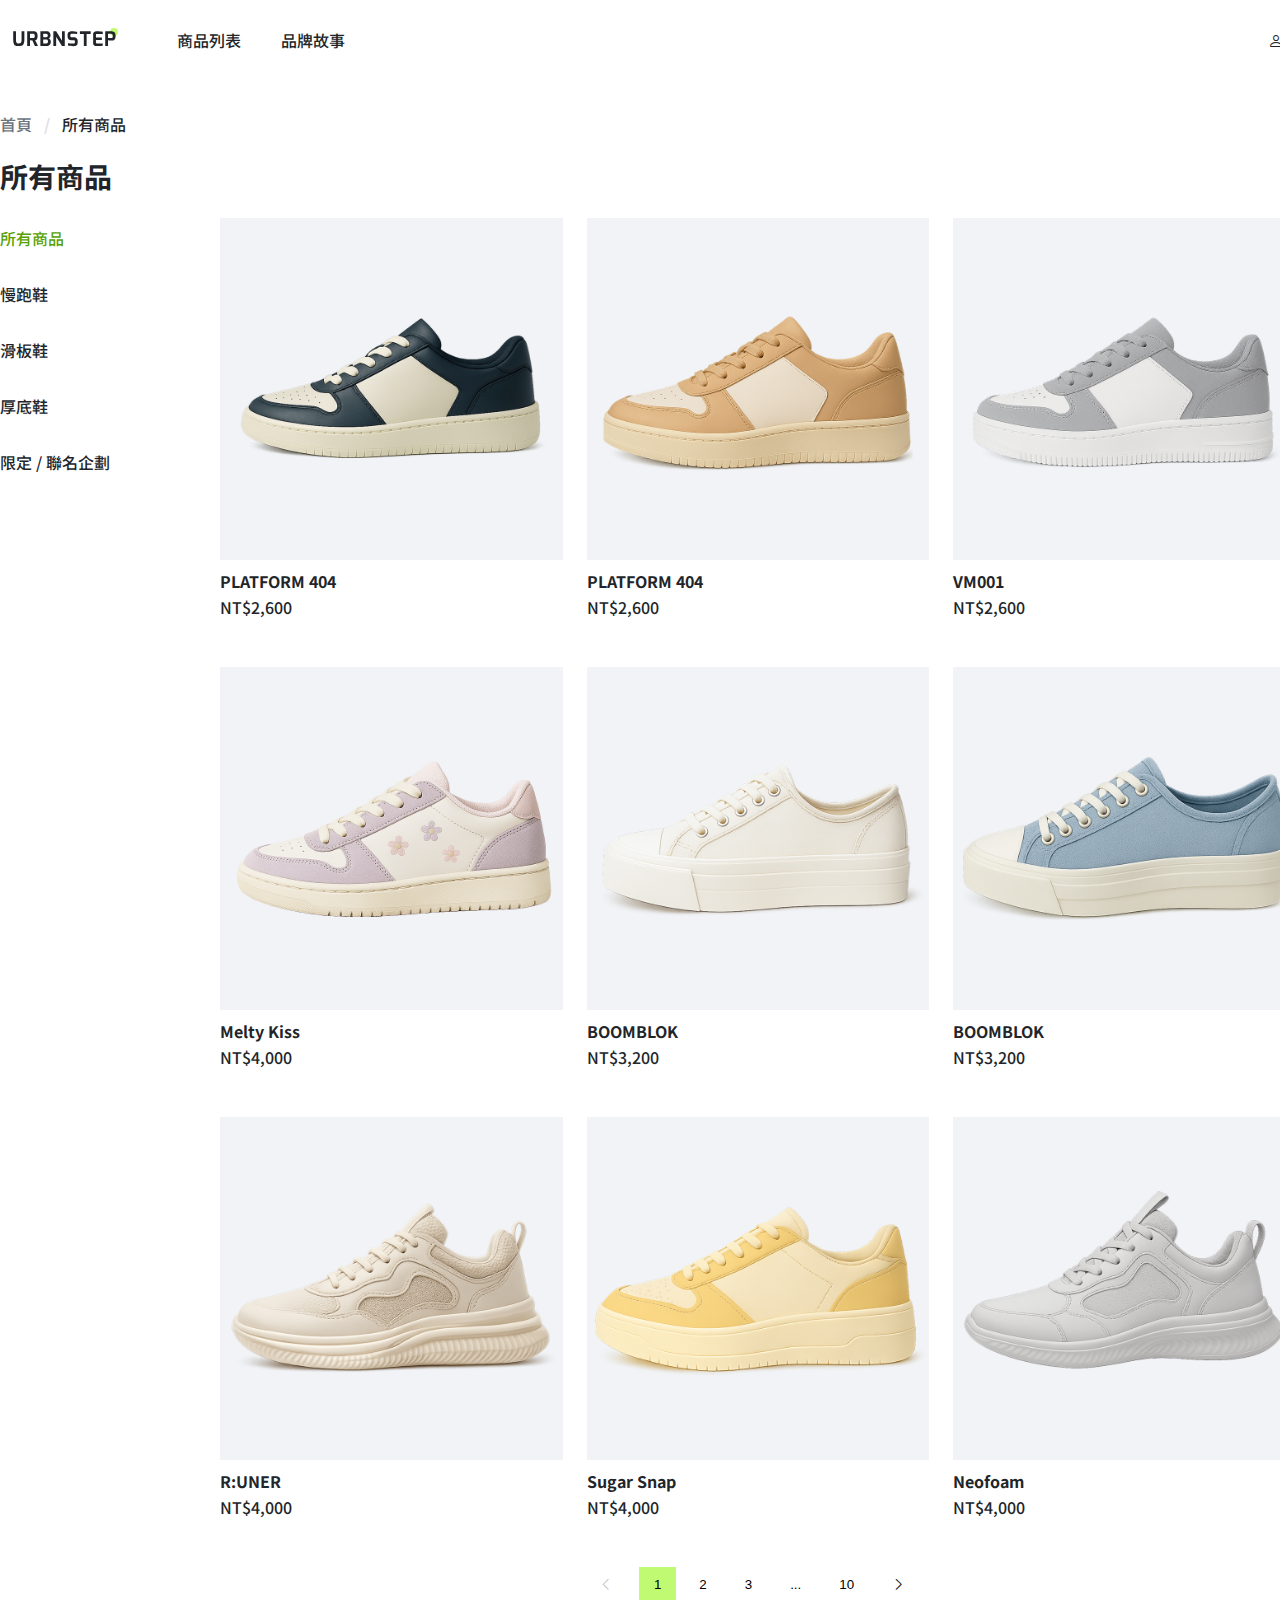
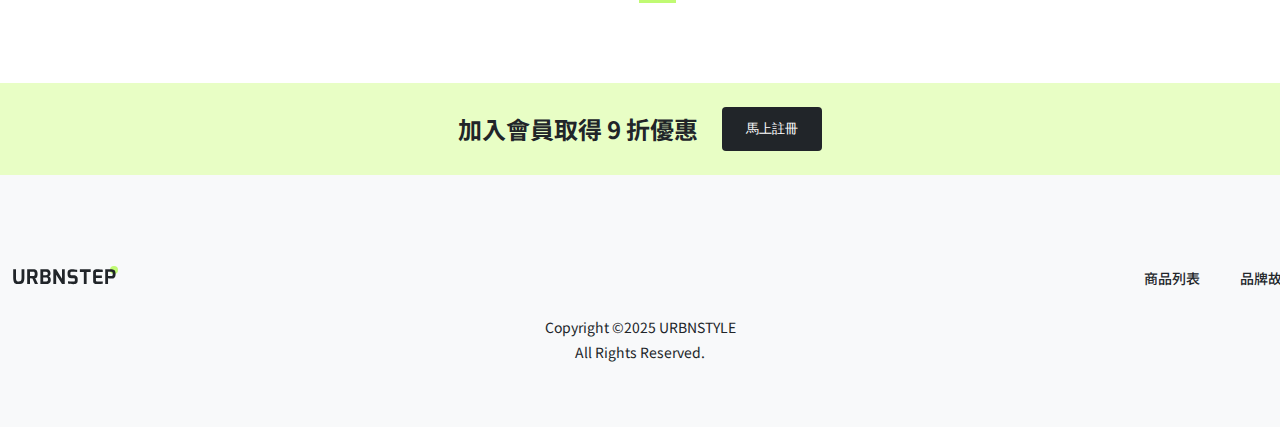
<file: index.html>
<!DOCTYPE html>
<html lang="zh-Hant-TW">
<head>
    <meta charset="UTF-8">
    <meta name="viewport" content="width=device-width, initial-scale=1.0">
    <title>URBNSTEP|商品列表</title>
    <link rel="stylesheet" href="https://cdn.jsdelivr.net/npm/bootstrap-icons@1.13.1/font/bootstrap-icons.min.css">
    <link rel="stylesheet" href="style/all.css">
    <link rel="stylesheet" href="style/products.css">
</head>
<body>
    <nav class="container py-16 d-flex align-center justify-between">
        <ul class="d-flex align-center">
            <li class="me-48">
                <a href="index.html">
                <img src="img/logo.svg" alt="logo">
                </a>
            </li>
            <li class="me-40"><a href="index.html" class="py-12">商品列表</a></li>
            <li><a href="story.html" class="py-12">品牌故事</a></li>
        </ul>
        <a href="#" class="p-12"><i class="bi bi-person"></i></a>
    </nav>

    <main class="container py-32 mb-48">
        <!-- 麵包屑導覽列 -->
        <nav class="mb-24">
            <ol class="d-flex">
                <li class="breadcrumb-item"><a href="index.html" class="breadcrumb-link">首頁</a></li>
                <li class="breadcrumb-item">所有商品</li>
            </ol>
        </nav>
        <h1 class="h3 mb-24">所有商品</h1>
        <div class="row">
            <!-- category -->
            <div class="col-2">
                <nav>
                    <ul class="category">
                        <li class="mb-16"><a href="#" class="py-8 active">所有商品</a></li>
                        <li class="mb-16"><a href="#" class="py-8">慢跑鞋</a></li>
                        <li class="mb-16"><a href="#" class="py-8">滑板鞋</a></li>
                        <li class="mb-16"><a href="#" class="py-8">厚底鞋</a></li>
                        <li class="mb-16"><a href="#" class="py-8">限定 / 聯名企劃</a></li>
                    </ul>
                </nav>
            </div>
            <!-- product-list -->
            <div class="col-10">
                <div class="row">
                    <div class="col-4">
                        <div class="mb-48">
                            <a href="product.html">
                                <img src="img/product.png" alt="PLATFORM 404" class="mb-12">
                                <h2 class="h6 mb-4">PLATFORM 404</h2>
                                <p>NT$2,600</p>
                            </a>
                        </div>
                    </div>
                    <div class="col-4">
                        <div class="mb-48">
                            <a href="product.html">
                                <img src="img/product-1.png" alt="PLATFORM 404" class="mb-12">
                                <h2 class="h6 mb-4">PLATFORM 404</h2>
                                <p>NT$2,600</p>
                            </a>
                        </div>
                    </div>
                    <div class="col-4">
                        <div class="mb-48">
                            <a href="product.html">
                                <img src="img/product-2.png" alt="VM001" class="mb-12">
                                <h2 class="h6 mb-4">VM001</h2>
                                <p>NT$2,600</p>
                            </a>
                        </div>
                    </div>
                    <div class="col-4">
                        <div class="mb-48">
                            <a href="product.html">
                                <img src="img/product-3.png" alt="Melty Kiss" class="mb-12">
                                <h2 class="h6 mb-4">Melty Kiss</h2>
                                <p>NT$4,000</p>
                            </a>
                        </div>
                    </div>
                    <div class="col-4">
                        <div class="mb-48">
                            <a href="product.html">
                                <img src="img/product-4.png" alt="BOOMBLOK" class="mb-12">
                                <h2 class="h6 mb-4">BOOMBLOK</h2>
                                <p>NT$3,200</p>
                            </a>
                        </div>
                    </div>
                    <div class="col-4">
                        <div class="mb-48">
                            <a href="product.html">
                                <img src="img/product-5.png" alt="BOOMBLOK" class="mb-12">
                                <h2 class="h6 mb-4">BOOMBLOK</h2>
                                <p>NT$3,200</p>
                            </a>
                        </div>
                    </div>
                    <div class="col-4">
                        <div class="mb-48">
                            <a href="product.html">
                                <img src="img/product-6.png" alt="R:UNER" class="mb-12">
                                <h2 class="h6 mb-4">R:UNER</h2>
                                <p>NT$4,000</p>
                            </a>
                        </div>
                    </div>
                    <div class="col-4">
                        <div class="mb-48">
                            <a href="product.html">
                                <img src="img/product-7.png" alt="Sugar Snap" class="mb-12">
                                <h2 class="h6 mb-4">Sugar Snap</h2>
                                <p>NT$4,000</p>
                            </a>
                        </div>
                    </div>
                    <div class="col-4">
                        <div class="mb-48">
                            <a href="product.html">
                                <img src="img/product-8.png" alt="Neofoam" class="mb-12">
                                <h2 class="h6 mb-4">Neofoam</h2>
                                <p>NT$4,000</p>
                            </a>
                        </div>
                    </div>
                </div>
                <!-- pagination -->
                <ul class="d-flex justify-center align-center">
                    <li class="me-12 page-item"><button type="button" class="btn" disabled><i class="bi bi-chevron-left"></i></button></li>

                    <li class="me-8 page-item"><button type="button" class="btn active">1</button></li>
                    <li class="me-8 page-item"><button type="button" class="btn">2</button></li>
                    <li class="me-8 page-item"><button type="button" class="btn">3</button></li>
                    <li class="me-8 page-item"><button type="button" class="btn">...</button></li>
                    <li class="me-8 page-item"><button type="button" class="btn">10</button></li>

                    <li class="me-12 page-item"><button type="button" class="btn"><i class="bi bi-chevron-right"></i></button></li>
                </ul>
            </div>
        </div>
    </main>
    <div class="bg-primary-200 d-flex justify-center align-center py-24">
        <p class="h4 me-24">加入會員取得 9 折優惠</p>
        <button type="button" class="btn btn-dark">馬上註冊</button>
    </div>

    

      <footer class="bg-neutral-100 py-64 text-sm text-neutral-600 footer">
        <nav class="container py-16 d-flex align-center justify-between">
          <!-- 左邊 logo -->
          <div class="footer-logo">
            <a href="index.html">
              <img src="img/logo.svg" alt="logo" class="logo">
            </a>
          </div>
      
          <!-- 右邊選單 -->
          <ul class="d-flex align-center">
            <li class="me-40"><a href="index.html" class="py-12">商品列表</a></li>
            <li><a href="story.html" class="py-12">品牌故事</a></li>
          </ul>
        </nav>
      
        <p class="mb-4">Copyright ©2025 URBNSTYLE</p>
        <p>All Rights Reserved.</p>
      </footer>
      
      
</body>
</html>
</file>
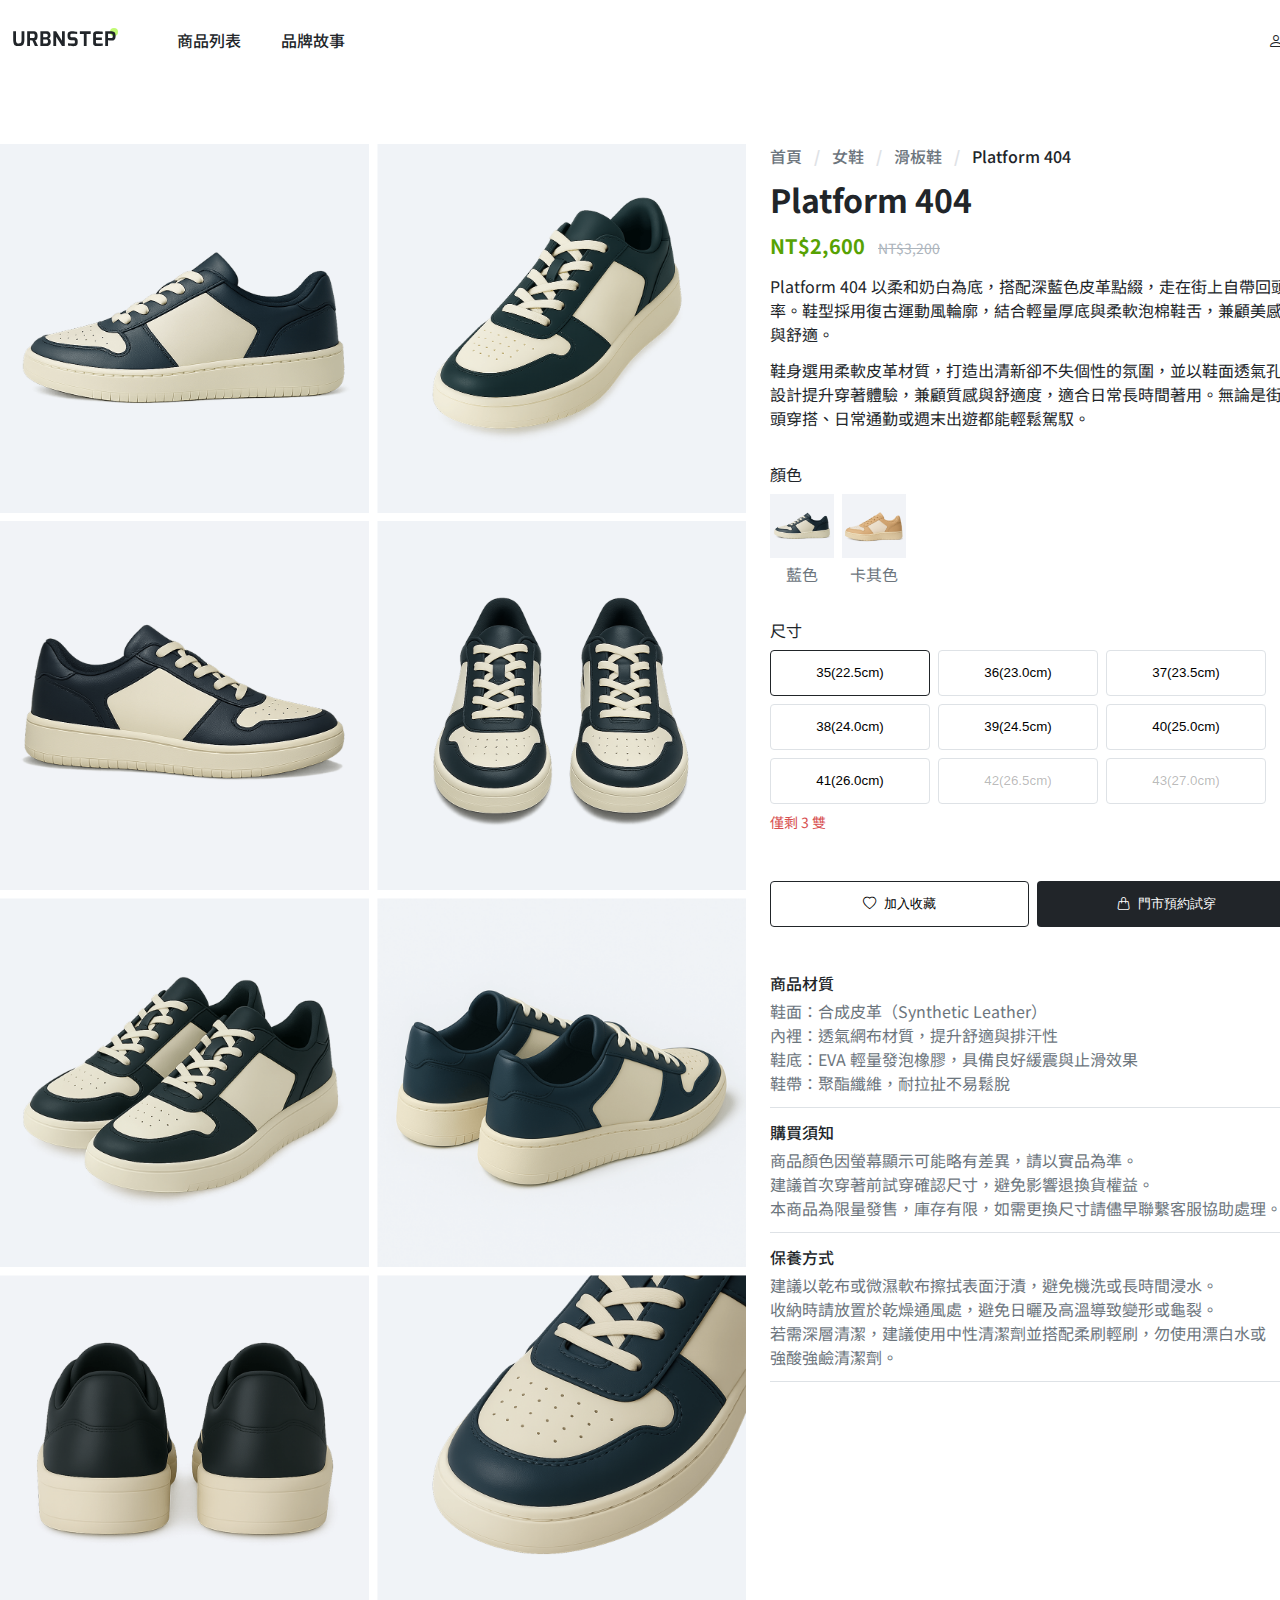
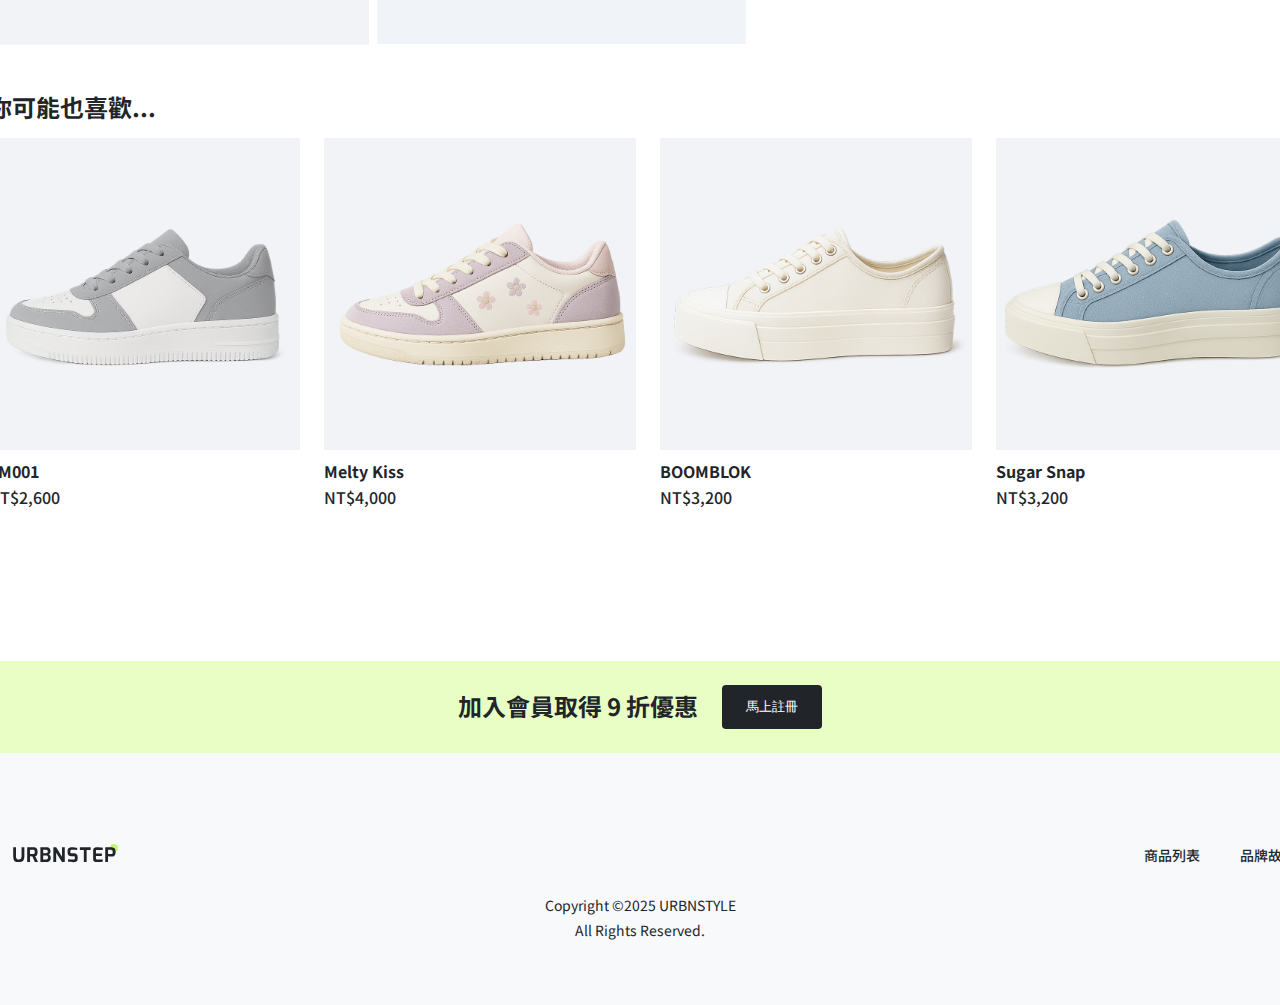
<file: product.html>
<!DOCTYPE html>
<html lang="zh-Hant-TW">
<head>
    <meta charset="UTF-8">
    <meta name="viewport" content="width=device-width, initial-scale=1.0">
    <title>URBNSTEP|Platform 404</title>
    <link rel="stylesheet" href="https://cdn.jsdelivr.net/npm/bootstrap-icons@1.13.1/font/bootstrap-icons.min.css">
    <link rel="stylesheet" href="style/all.css">
    <link rel="stylesheet" href="style/product.css">
</head>
<body>
    <nav class="container py-16 d-flex align-center justify-between">
        <ul class="d-flex align-center">
            <li class="me-48">
                <a href="index.html">
                <img src="img/logo.svg" alt="logo">
                </a>
            </li>
            <li class="me-40"><a href="index.html" class="py-12">商品列表</a></li>
            <li><a href="story.html" class="py-12">品牌故事</a></li>
        </ul>
        <a href="#" class="p-12"><i class="bi bi-person"></i></a>
    </nav>
    <main class="container mb-40">
        <div class="row py-64">
            <!-- 商品圖片 -->
            <div class="col-7">
                <div class="product-row">
                    <div class="product-col mb-8">
                        <img src="img/image.png" alt="商品圖片">    
                    </div>
                    <div class="product-col mb-8">
                        <img src="img/image-1.png" alt="商品圖片">    
                    </div>
                    <div class="product-col mb-8">
                        <img src="img/image-2.png" alt="商品圖片">    
                    </div>
                    <div class="product-col mb-8">
                        <img src="img/image-3.png" alt="商品圖片">    
                    </div>
                    <div class="product-col mb-8">
                        <img src="img/image-4.png" alt="商品圖片">    
                    </div>
                    <div class="product-col mb-8">
                        <img src="img/image-5.png" alt="商品圖片">    
                    </div>
                    <div class="product-col ">
                        <img src="img/image-6.png" alt="商品圖片">    
                    </div>
                    <div class="product-col ">
                        <img src="img/image-7.png" alt="商品圖片">    
                    </div>
                </div>
            </div>
            <!-- 商品描述 -->
            <div class="col-5">
                <!-- 麵包屑導覽 -->
                <nav class="mb-12">
                    <ol class="d-flex">
                        <li class="breadcrumb-item"><a href="#" class="breadcrumb-link">首頁</a></li>
                        <li class="breadcrumb-item"><a href="#" class="breadcrumb-link">女鞋</a></li>
                        <li class="breadcrumb-item"><a href="#" class="breadcrumb-link">滑板鞋</a></li>
                        <li class="breadcrumb-item">Platform 404</li>
                    </ol>
                </nav>
                <div class="mb-32">
                    <h1 class="h2 mb-16">Platform 404</h1>
                    <p class="h5 text-primary-400 mb-16">NT$2,600 <del class="del-price">NT$3,200</del> </p>
                    <p class="mb-12">Platform 404 以柔和奶白為底，搭配深藍色皮革點綴，走在街上自帶回頭率。鞋型採用復古運動風輪廓，結合輕量厚底與柔軟泡棉鞋舌，兼顧美感與舒適。</p>
                    <p>鞋身選用柔軟皮革材質，打造出清新卻不失個性的氛圍，並以鞋面透氣孔設計提升穿著體驗，兼顧質感與舒適度，適合日常長時間著用。無論是街頭穿搭、日常通勤或週末出遊都能輕鬆駕馭。</p>
                </div>
                <!-- 商品顏色 -->
                <div class="mb-32">
                    <h3 class="mb-8">顏色</h3>
                    <div class="d-flex">
                        <div class="product-color me-8">
                            <img src="img/product.png" alt="藍色商品圖" class="mb-4">
                            <p>藍色</p>
                    </div>
                    <div class="product-color me-8">
                        <img src="img/product-1.png" alt="卡其色商品圖" class="mb-4">
                        <p>卡其色</p>
                    </div>
                    </div>
                </div>
                <!-- 尺寸 -->
            <div class="mb-48">
                <h3 class="mb-8">尺寸</h3>
                <div class="d-flex flex-wrap gap-8 mb-8">
                    <button type="button" class="btn btn-product-size active">35(22.5cm)</button>
                    <button type="button" class="btn btn-product-size">36(23.0cm)</button>
                    <button type="button" class="btn btn-product-size">37(23.5cm)</button>
                    <button type="button" class="btn btn-product-size">38(24.0cm)</button>
                    <button type="button" class="btn btn-product-size">39(24.5cm)</button>
                    <button type="button" class="btn btn-product-size">40(25.0cm)</button>
                    <button type="button" class="btn btn-product-size">41(26.0cm)</button>
                    <button type="button" class="btn btn-product-size" disabled>42(26.5cm)</button>
                    <button type="button" class="btn btn-product-size" disabled>43(27.0cm)</button>
                </div>
                <p class="text-sm text-danger">僅剩 3 雙</p>
            </div>
            <!-- 收藏預約 -->
            <div class="product-action mb-32">
               <button type="button" class="btn btn-light"><i class="bi bi-heart"></i>加入收藏</button>
                <button type="button" class="btn btn-dark"><i class="bi bi-handbag"></i>門市預約試穿</button> 
            </div>
            <!-- 產品資訊 -->
            <ul>
                <li class="py-12 product-info-item">
                    <h4 class="mb-4 product-info-title">商品材質</h4>
                    <p>鞋面：合成皮革（Synthetic Leather）</p>
                    <p>內裡：透氣網布材質，提升舒適與排汗性</p>
                    <p>鞋底：EVA 輕量發泡橡膠，具備良好緩震與止滑效果</p>
                    <p>鞋帶：聚酯纖維，耐拉扯不易鬆脫</p>
                </li>
                <li class="py-12 product-info-item">
                    <h4 class="mb-4 product-info-title">購買須知</h4>
                    <p>商品顏色因螢幕顯示可能略有差異，請以實品為準。</p>
                    <p>建議首次穿著前試穿確認尺寸，避免影響退換貨權益。</p>
                    <p>本商品為限量發售，庫存有限，如需更換尺寸請儘早聯繫客服協助處理。</p>          
                </li>
                <li class="py-12 product-info-item">
                    <h4 class="mb-4 product-info-title">保養方式</h4>
                    <p>建議以乾布或微濕軟布擦拭表面汙漬，避免機洗或長時間浸水。</p>
                    <p>收納時請放置於乾燥通風處，避免日曬及高溫導致變形或龜裂。</p>
                    <p>若需深層清潔，建議使用中性清潔劑並搭配柔刷輕刷，勿使用漂白水或</p>
                    <p>強酸強鹼清潔劑。</p>
                    


                </li>
            </ul>
        </div>
        <div class="py-48">
            <h2 class="h4 mb-16">你可能也喜歡...</h2>
            <div class="row">
                <div class="col-3">
                    <a href="product.html">
                        <img src="img/product-2.png" alt="VMOO1" class="mb-12">
                        <h4 class="h6 mb-4">VM001</h4>
                        <p>NT$2,600</p>
                    </a>
                </div>
                <div class="col-3">
                    <a href="product.html">
                        <img src="img/product-3.png" alt="Melty Kiss" class="mb-12">
                        <h4 class="h6 mb-4">Melty Kiss</h4>
                        <p>NT$4,000</p>
                    </a>
                </div>
                <div class="col-3">
                    <a href="product.html">
                        <img src="img/product-4.png" alt="BOOMBLOK" class="mb-12">
                        <h4 class="h6 mb-4">BOOMBLOK</h4>
                        <p>NT$3,200</p>
                    </a>
                </div>
                <div class="col-3">
                    <a href="product.html">
                        <img src="img/product-5.png" alt="Sugar Snap" class="mb-12">
                        <h4 class="h6 mb-4">Sugar Snap</h4>
                        <p>NT$3,200</p>
                    </a>
                </div>
            </div>
        </div>
    </main>

    <div class="bg-primary-200 d-flex justify-center align-center py-24">
        <p class="h4 me-24">加入會員取得 9 折優惠</p>
        <button type="button" class="btn btn-dark">馬上註冊</button>
    </div>

    <footer class="bg-neutral-100 py-64 text-sm text-neutral-600 footer">
        <nav class="container py-16 d-flex align-center justify-between">
          <!-- 左邊 logo -->
          <div class="footer-logo">
            <a href="index.html">
              <img src="img/logo.svg" alt="logo" class="logo">
            </a>
          </div>
      
          <!-- 右邊選單 -->
          <ul class="d-flex align-center">
            <li class="me-40"><a href="index.html" class="py-12">商品列表</a></li>
            <li><a href="story.html" class="py-12">品牌故事</a></li>
          </ul>
        </nav>
      
        <p class="mb-4">Copyright ©2025 URBNSTYLE</p>
        <p>All Rights Reserved.</p>
      </footer>
</body>
</html>
</file>
<file: style/products.css>
.category .active{
    color: var(--primary-400);
}

.page-item .btn{
    padding: 8px 15px;
    border-radius: 0;
    font-weight: 400;
}
.page-item .active{
    background-color: var(--primary-300);
    font-weight: 500;
}
</file>
<file: style/product.css>
.product-row{
display: flex;
flex-wrap: wrap;
margin-left: -4px;
margin-right: -4px;
}
.product-col{
width: calc(100% / 12 * 6);
padding-right: 4px;
padding-left: 4px;
}
.del-price{
    font-size: 14px;
    font-weight: 400;
    color: var(--neutral-500);
    padding-left: 8px;
}

.product-color{
    width: 64px;
    text-align: center;
    color: var(--neutral-600);
}

.btn-product-size{
    border: 1px solid var(--neutral-300);
    width: 160px;
}

.btn-product-size.active,
.btn-product-size:hover{
    border-color: var(--neutral-900);
}

.product-action{
    display: flex;
    gap: 8px;
}
.product-action .btn{
    width: 50%;
}
.product-action .bi{
    padding-right: 8px;
}
.product-info-title{
    font-weight: 500;
}
.product-info-item p{
    color: var(--neutral-600);
}
.product-info-item{
    border-bottom: 1px solid var(--neutral-300);
}
</file>
<file: style/all.css>
@import url('https://fonts.googleapis.com/css2?family=Noto+Sans+TC:wght@100..900&display=swap');

/* http://meyerweb.com/eric/tools/css/reset/ 
   v2.0 | 20110126
   License: none (public domain)
*/

html, body, div, span, applet, object, iframe,
h1, h2, h3, h4, h5, h6, p, blockquote, pre,
a, abbr, acronym, address, big, cite, code,
del, dfn, em, img, ins, kbd, q, s, samp,
small, strike, strong, sub, sup, tt, var,
b, u, i, center,
dl, dt, dd, ol, ul, li,
fieldset, form, label, legend,
table, caption, tbody, tfoot, thead, tr, th, td,
article, aside, canvas, details, embed, 
figure, figcaption, footer, header, hgroup, 
menu, nav, output, ruby, section, summary,
time, mark, audio, video {
	margin: 0;
	padding: 0;
	border: 0;
	font-size: 100%;
	font: inherit;
	vertical-align: baseline;
}
/* HTML5 display-role reset for older browsers */
article, aside, details, figcaption, figure, 
footer, header, hgroup, menu, nav, section {
	display: block;
}
body {
	line-height: 1;
}
ol, ul {
	list-style: none;
}
blockquote, q {
	quotes: none;
}
blockquote:before, blockquote:after,
q:before, q:after {
	content: '';
	content: none;
}
table {
	border-collapse: collapse;
	border-spacing: 0;
}
/* 顏色 */
:root{
	--primary-100:#F5FEE7;
	--primary-200:#E8FEC5;
	--primary-300:#C0FA73;
	--primary-400:#57A203;
	--primary-500:#477A11;
	--neutral-0: #FFFFFF;
	--neutral-100: #F8F9FA;
	--neutral-200: #E9ECEF;
	--neutral-300:#DEE2E6 ;
	--neutral-400:#CED4DA ;
	--neutral-500:#ADB5BD ;
	--neutral-600:#6C757D ;
	--neutral-700:#495057 ;
	--neutral-800:#343A40 ;
	--neutral-900:#212529 ;
	--danger-300:#D74F4F;

}
/*標籤的基本樣式*/
*,
*::before,
*::after{
	box-sizing: border-box;
}
body{
	font-family: "Noto Sans TC", sans-serif;
	font-size: 16px;
	line-height: 1.5;
	letter-spacing: 0.05;
	color:var(--neutral-900);
}

img{
	vertical-align: middle;
	width: 100%;
	height: auto;
}

a{
	color: var(--neutral-900);
	text-decoration: none;
	display: block;
	font-weight: 500;
}


/*通用樣式*/
.container{
	width: 1296px;
	margin: 0 auto;
}

.row{
	display: flex;
	flex-wrap: wrap;
	margin-right: -12px;
	margin-left: -12px;
}

.col-1{
	padding-left: 12px;
	padding-right: 12px;
	width: calc(100% / 12);
}
.col-2{
	padding-left: 12px;
	padding-right: 12px;
	width: calc(100% / 12 * 2);
}
.col-3{
	padding-left: 12px;
	padding-right: 12px;
	width: calc(100% / 12 * 3);
}
.col-4{
	padding-left: 12px;
	padding-right: 12px;
	width: calc(100% / 12 * 4);
}
.col-5{
	padding-left: 12px;
	padding-right: 12px;
	width: calc(100% / 12* 5);
}
.col-6{
	padding-left: 12px;
	padding-right: 12px;
	width: calc(100% / 12 * 6);
}
.col-7{
	padding-left: 12px;
	padding-right: 12px;
	width: calc(100% / 12 * 7);
}
.col-8{
	padding-left: 12px;
	padding-right: 12px;
	width: calc(100% / 12 * 8);
}
.col-9{
	padding-left: 12px;
	padding-right: 12px;
	width: calc(100% / 12 * 9);
}
.col-10{
	padding-left: 12px;
	padding-right: 12px;
	width: calc(100% / 12 * 10);
}
.col-11{
	padding-left: 12px;
	padding-right: 12px;
	width: calc(100% / 12 * 11);
}
.col-12{
	padding-left: 12px;
	padding-right: 12px;
	width:100%;
}

.d-flex{
	display: flex;
}
.justify-between{
	justify-content: space-between;
}
.justify-end{
	justify-content: flex-end;
}

.justify-center{
	justify-content: center;
}
.align-center{
	align-items: center;
}

.flex-wrap{
	flex-wrap: wrap;
}

.gap-8{
	gap:8px;
}

.h2{
	font-size: 32px;
	line-height: 1.2;
	font-weight: 700;
}
.h3{
	font-size: 28px;
	line-height: 1.2;
	font-weight: 700;
}
.h4{
	font-size: 24px;
	line-height: 1.2;
	font-weight: 700;
}
.h5{
	font-size: 20px;
	line-height: 1.2;
	font-weight: 700;
}

.h6{
	font-size: 16px;
	line-height: 1.2;
	font-weight: 700;
}
.text-sm{
	font-size: 14px;

}
.text-primary-400{
	color: var(--primary-400);
}
.text-danger{
	color: var(--danger-300);
}


.bg-primary-200{
	background-color:var(--primary-200) ;
}

.bg-neutral-100{
	background-color: var(--neutral-100);
}
.p-12{
	padding: 12px;
}
.py-8{
	padding-top: 8px;
	padding-bottom: 8px;
}

.py-12{
	padding-top: 12px;
	padding-bottom: 12px;
}

.py-16{
	padding-top: 16px;
	padding-bottom: 16px;
}

.py-24{
	padding-top: 24px;
	padding-bottom: 24px;
}

.py-32{
	padding-top: 32px;
	padding-bottom: 32px;
}
.py-48{
	padding-top: 48px;
	padding-bottom: 48px;
}

.py-64{
	padding-top: 64px;
	padding-bottom: 64px;
}

.me-8{
	margin-right: 8px;
}

.me-12{
	margin-right: 12px;
}
.me-24{
	margin-right: 24px;
}

.me-40{
	margin-right: 40px;
}

.me-48{
	margin-right: 48px;
}

.mb-4{
	margin-bottom: 4px;
}

.mb-8{
	margin-bottom: 8px;
}
.mb-12{
	margin-bottom: 12px;
}
.mb-16{
	margin-bottom: 16px;
}
.mb-20{
	margin-bottom: 20px;
}
.mb-24{
	margin-bottom: 24px;
}
.mb-32{
	margin-bottom: 32px;
}
.mb-40{
	margin-bottom: 40px;
}
.mb-48{
	margin-bottom: 48px;
}

.bi{
	vertical-align: bottom;
}

/* 元件 */
.breadcrumb-item + .breadcrumb-item::before{
	content: '/';
	padding: 0 12px;
	color: var(--neutral-300);
	font-weight: 700;
}
.breadcrumb-item{
	display: flex;
	font-weight: 500;
}
.breadcrumb-link{
	color: var(--neutral-600);
}

.btn{
	border-radius: 4px;
	padding: 12px 24px;
	line-height: 1.5;
	font-weight: 500;
	cursor: pointer;
	border: none;
	background-color: transparent;
}

.btn-dark{
	background-color: var(--neutral-900);
	color: var(--neutral-0);
}
.btn-light{
	border: 1px solid var(--neutral-900);
}
.footer{
	text-align: center;
}
</file>
